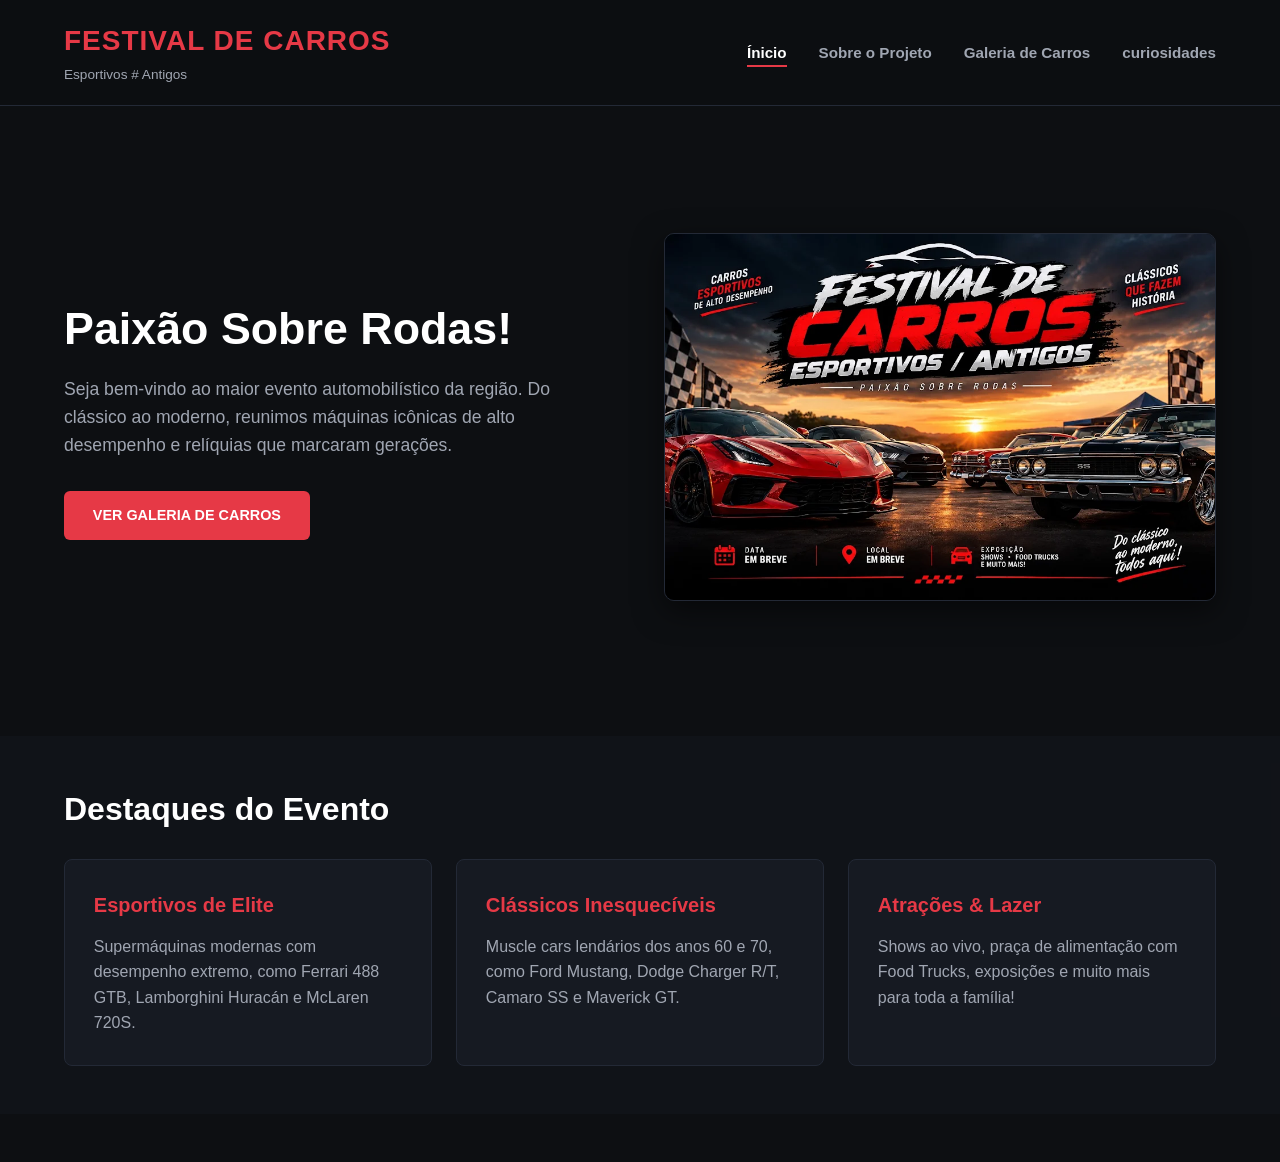
<file: index.html>
<!DOCTYPE html>
<html lang="en">
<head>
    <meta charset="UTF-8">
    <meta name="viewport" content="width=device-width, initial-scale=1.0">
    <title>Festival de Carros</title>
    <link rel="stylesheet" href="style.css">
</head>
<body>
   <header>
        <div class="logo"> 
          <h1>Festival de Carros</h1>  
          <p>Esportivos # Antigos</p>
        </div>
        <nav>
            <ul>
                <li><a href="index.html" class="active">Ínicio</a></li>
                <li><a href="sobre.html">Sobre o Projeto</a></li>
                <li><a href="galeria.html">Galeria de Carros</a></li>
                <li><a href="curiosidades.html">curiosidades</a></li>
            </ul>
        </nav>
   </header> 

   <main>
     <section class="hero-section">
           <div class="hero-content">
             <h2>Paixão Sobre Rodas!</h2>
              <p>Seja bem-vindo ao maior evento automobilístico da região. Do clássico ao moderno,
                reunimos máquinas icônicas de alto desempenho e relíquias que marcaram gerações.</p>
               <a href="galeria.html" class="btn">Ver Galeria de Carros</a>
           </div>
            <div class="hero-image">
               <img src="unnamed (7).jpg" alt="Cartaz Oficial do Festival de Carros">
            </div>
     </section>
         
     <section class="highlights-section">
        <h2>Destaques do Evento</h2>
           <div class="card-container">
             <div class="card">
               <h3>Esportivos de Elite</h3>
                <p>Supermáquinas modernas com desempenho extremo, como Ferrari 488 GTB, Lamborghini Huracán e McLaren 720S.</p>     
            </div>
          <div class="card">
              <h3>Clássicos Inesquecíveis</h3>
              <p>Muscle cars lendários dos anos 60 e 70, como Ford Mustang, Dodge Charger R/T, Camaro SS e Maverick GT.</p>
          </div>
         <div class="card">
            <h3>Atrações & Lazer</h3>
            <p>Shows ao vivo, praça de alimentação com Food Trucks, exposições e muito mais para toda a família!</p>
          </div>
        </div>
   </section>
 </main>
</body>
</html>
</file>
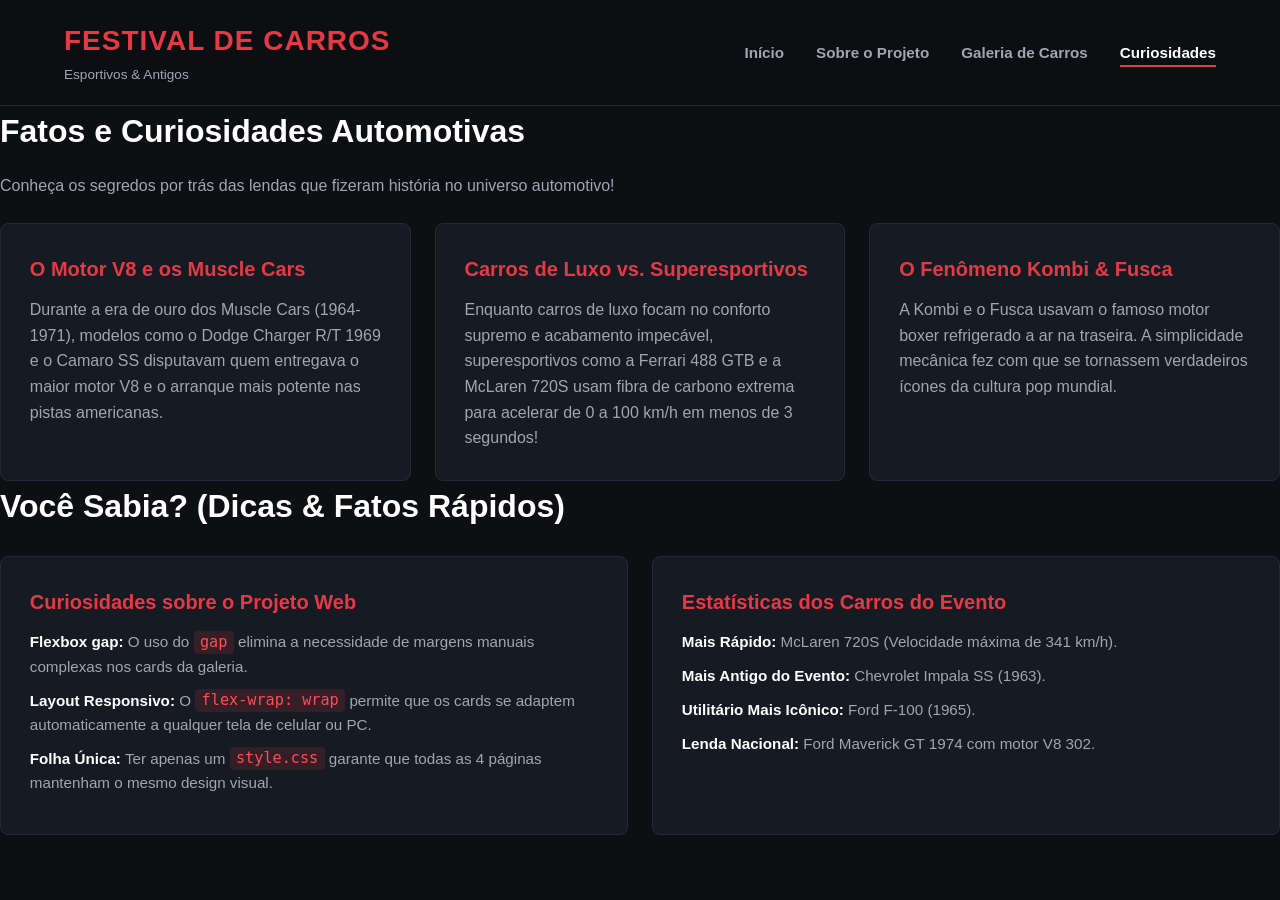
<file: curiosidades.html>
<!DOCTYPE html>
<html lang="pt-BR">
<head>
    <meta charset="UTF-8">
    <meta name="viewport" content="width=device-width, initial-scale=1.0">
    <title>Festival de Carros - Curiosidades</title>
    <link rel="stylesheet" href="style.css">
</head>
<body>
    <header>
        <div class="logo">
            <h1>Festival de Carros</h1>
            <p>Esportivos &amp; Antigos</p>
        </div>
        <nav>
            <ul>
                <li><a href="index.html">Início</a></li>
                <li><a href="sobre.html">Sobre o Projeto</a></li>
                <li><a href="galeria.html">Galeria de Carros</a></li>
                <li><a href="curiosidades.html" class="active">Curiosidades</a></li>
            </ul>
        </nav>
    </header>

    <main>
        <section class="curiosities-section">
            <h2>Fatos e Curiosidades Automotivas</h2>
            <p>Conheça os segredos por trás das lendas que fizeram história no universo automotivo!</p>
            
            <div class="card-container">
                <div class="card">
                    <h3>O Motor V8 e os Muscle Cars</h3>
                    <p>Durante a era de ouro dos Muscle Cars (1964-1971), modelos como o Dodge Charger R/T 1969 e o Camaro SS disputavam quem entregava o maior motor V8 e o arranque mais potente nas pistas americanas.</p>
                </div>

                <div class="card">
                    <h3>Carros de Luxo vs. Superesportivos</h3>
                    <p>Enquanto carros de luxo focam no conforto supremo e acabamento impecável, superesportivos como a Ferrari 488 GTB e a McLaren 720S usam fibra de carbono extrema para acelerar de 0 a 100 km/h em menos de 3 segundos!</p>
                </div>

                <div class="card">
                    <h3>O Fenômeno Kombi &amp; Fusca</h3>
                    <p>A Kombi e o Fusca usavam o famoso motor boxer refrigerado a ar na traseira. A simplicidade mecânica fez com que se tornassem verdadeiros ícones da cultura pop mundial.</p>
                </div>
            </div>
        </section>

        <section class="quiz-facts-section">
            <h2>Você Sabia? (Dicas &amp; Fatos Rápidos)</h2>
            <div class="info-box-container">
                <div class="info-box">
                    <h3>Curiosidades sobre o Projeto Web</h3>
                    <ul>
                        <li><strong>Flexbox gap:</strong> O uso do <code>gap</code> elimina a necessidade de margens manuais complexas nos cards da galeria.</li>
                        <li><strong>Layout Responsivo:</strong> O <code>flex-wrap: wrap</code> permite que os cards se adaptem automaticamente a qualquer tela de celular ou PC.</li>
                        <li><strong>Folha Única:</strong> Ter apenas um <code>style.css</code> garante que todas as 4 páginas mantenham o mesmo design visual.</li>
                    </ul>
                </div>

                <div class="info-box">
                    <h3>Estatísticas dos Carros do Evento</h3>
                    <ul>
                        <li><strong>Mais Rápido:</strong> McLaren 720S (Velocidade máxima de 341 km/h).</li>
                        <li><strong>Mais Antigo do Evento:</strong> Chevrolet Impala SS (1963).</li>
                        <li><strong>Utilitário Mais Icônico:</strong> Ford F-100 (1965).</li>
                        <li><strong>Lenda Nacional:</strong> Ford Maverick GT 1974 com motor V8 302.</li>
                    </ul>
                </div>
            </div>
        </section>
    </main>
</file>
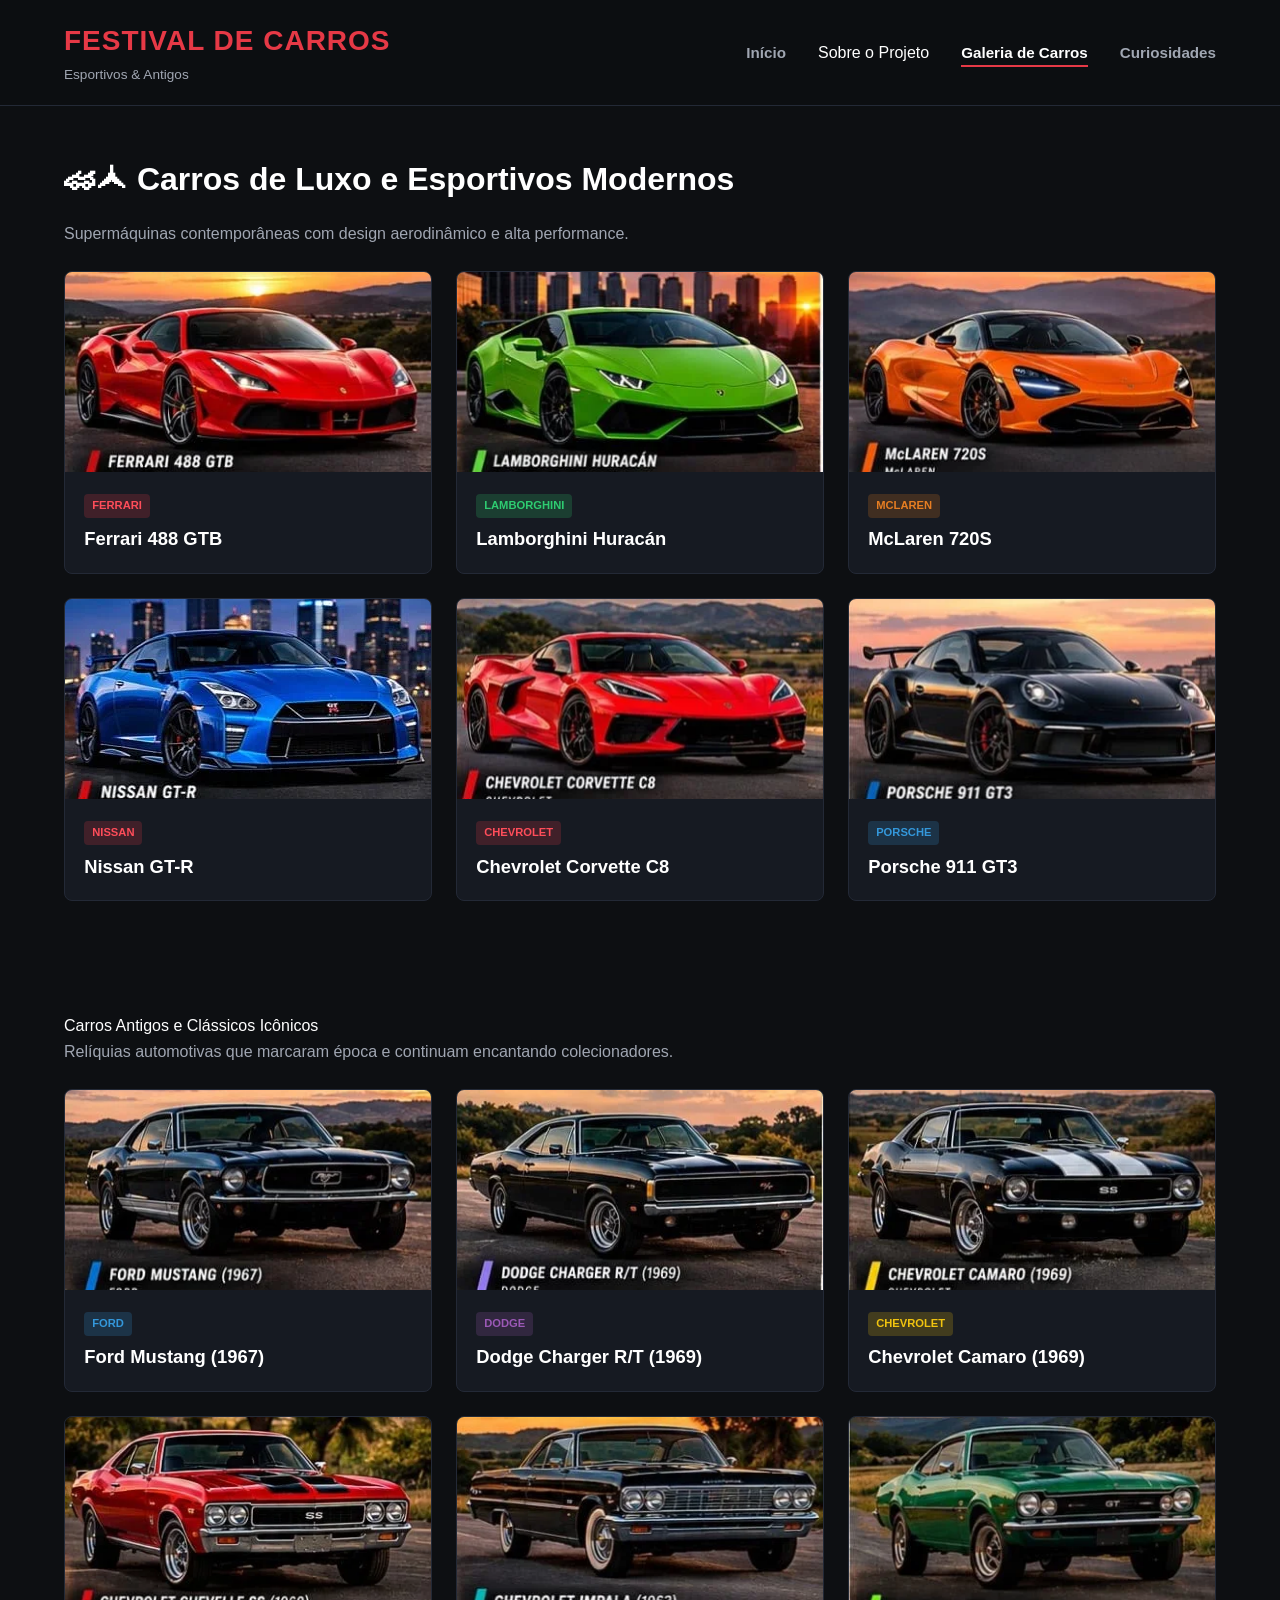
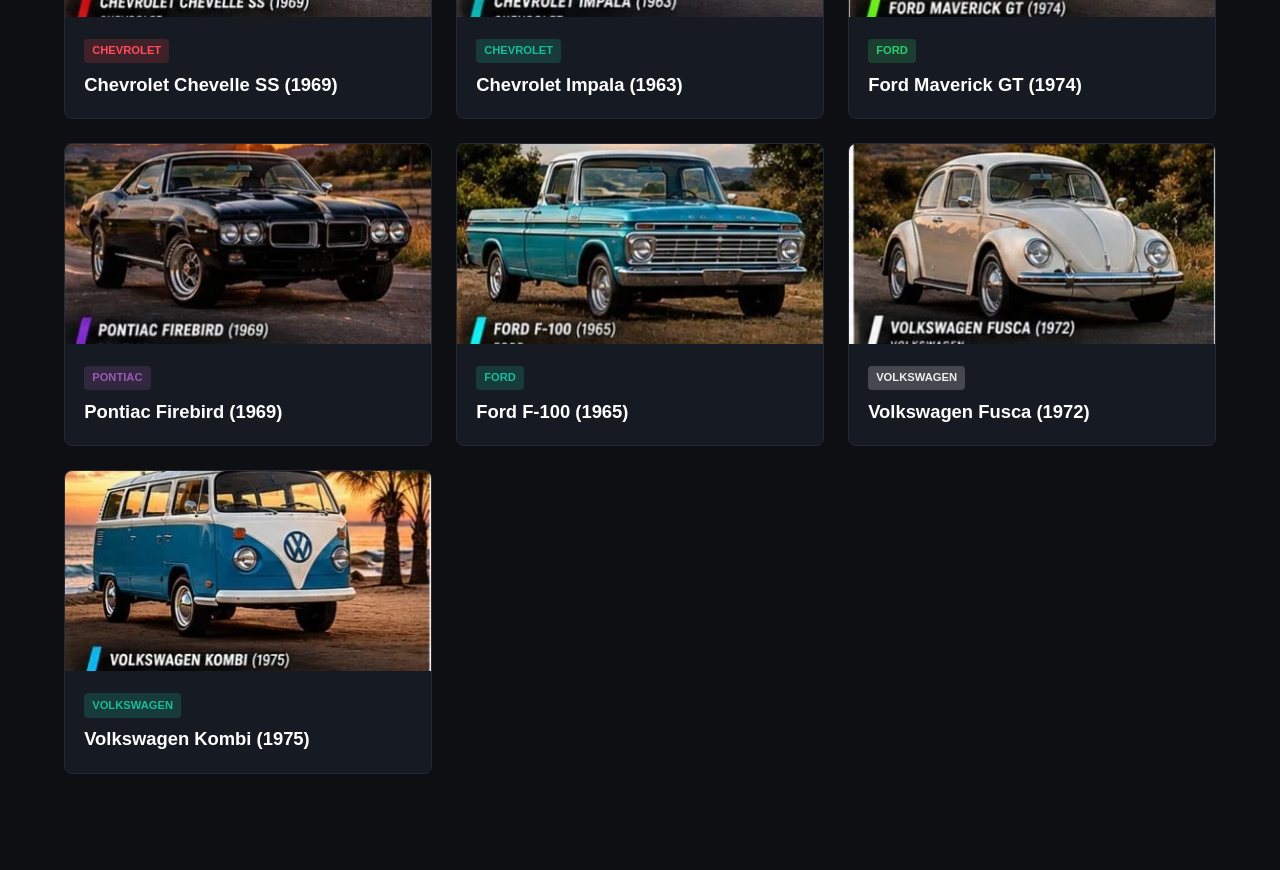
<file: galeria.html>
<!DOCTYPE html>
<html lang="en">
<head>
    <meta charset="UTF-8">
    <meta name="viewport" content="width=device-width, initial-scale=1.0">
    <title>Festival de Carros - Galeria</title>
    <link rel="stylesheet" href="style.css">
</head>
<body>
  <header>
          <div class="logo">
            <h1>Festival de Carros</h1>
            <p>Esportivos & Antigos</p>
          </div>
      <nav>
           <ul>
               <li><a href="index.html">Início</a></li>
               <li><a href="sobre.html"></a>Sobre o Projeto</li>
               <li><a href="galeria.html" class="active">Galeria de Carros</a></li>
               <li><a href="curiosidades.html">Curiosidades</a></li>
           </ul>
      </nav>
  </header>

   <main>
      <!-- SEÇÃO 1: CARROS DE LUXO E ESPORTIVOS MODERNOS -->
      <section class="gallery-category">
          <h2>🏎‍🟀 Carros de Luxo e Esportivos Modernos</h2>
          <p class="section-desc">Supermáquinas contemporâneas com design aerodinâmico e alta performance.</p>
          
          <div class="gallery-grid">
              <div class="car-card luxury">
                  <img src="unnamed (12).jpg" alt="Ferrari 488 GTB">
                  <div class="car-info">
                      <span class="tag red">Ferrari</span>
                      <h3>Ferrari 488 GTB</h3>
                  </div>
              </div>

              <div class="car-card luxury">
                  <img src="unnamed (2).jpg" alt="Lamborghini Huracán">
                  <div class="car-info">
                      <span class="tag green">Lamborghini</span>
                      <h3>Lamborghini Huracán</h3>
                  </div>
              </div>

              <div class="car-card luxury">
                  <img src="unnamed (15).jpg" alt="McLaren 720S">
                  <div class="car-info">
                      <span class="tag orange">McLaren</span>
                      <h3>McLaren 720S</h3>
                  </div>
              </div>

              <div class="car-card luxury">
                  <img src="unnamed (16).jpg" alt="Nissan GT-R">
                  <div class="car-info">
                      <span class="tag red">Nissan</span>
                      <h3>Nissan GT-R</h3>
                  </div>
              </div>

              <div class="car-card luxury">
                  <img src="unnamed (1).jpg" alt="Chevrolet Corvette C8">
                  <div class="car-info">
                      <span class="tag red">Chevrolet</span>
                      <h3>Chevrolet Corvette C8</h3>
                  </div>
              </div>

              <div class="car-card luxury">
                  <img src="unnamed.jpg" alt="Porsche 911 GT3">
                  <div class="car-info">
                      <span class="tag blue">Porsche</span>
                      <h3>Porsche 911 GT3</h3>
                  </div>
              </div>
          </div>
      </section>

      <!-- SEÇÃO 2: CARROS ANTIGOS E CLÁSSICOS -->
      <section class="gallery-category">
          <h2></h2> Carros Antigos e Clássicos Icônicos</h2>
          <p class="section-desc">Relíquias automotivas que marcaram época e continuam encantando colecionadores.</p>

          <div class="gallery-grid">
              <div class="car-card classic">
                  <img src="unnamed (14).jpg" alt="Ford Mustang (1967)">
                  <div class="car-info">
                      <span class="tag blue">Ford</span>
                      <h3>Ford Mustang (1967)</h3>
                  </div>
              </div>

              <div class="car-card classic">
                  <img src="unnamed (6).jpg" alt="Dodge Charger R/T (1969)">
                  <div class="car-info">
                      <span class="tag purple">Dodge</span>
                      <h3>Dodge Charger R/T (1969)</h3>
                  </div>
              </div>

              <div class="car-card classic">
                  <img src="unnamed (5).jpg" alt="Chevrolet Camaro (1969)">
                  <div class="car-info">
                      <span class="tag yellow">Chevrolet</span>
                      <h3>Chevrolet Camaro (1969)</h3>
                  </div>
              </div>

              <div class="car-card classic">
                  <img src="unnamed (8).jpg" alt="Chevrolet Chevelle SS (1969)">
                  <div class="car-info">
                      <span class="tag red">Chevrolet</span>
                      <h3>Chevrolet Chevelle SS (1969)</h3>
                  </div>
              </div>

              <div class="car-card classic">
                  <img src="unnamed (3).jpg" alt="Chevrolet Impala (1963)">
                  <div class="car-info">
                      <span class="tag cyan">Chevrolet</span>
                      <h3>Chevrolet Impala (1963)</h3>
                  </div>
              </div>

              <div class="car-card classic">
                  <img src="unnamed (13).jpg" alt="Ford Maverick GT (1974)">
                  <div class="car-info">
                      <span class="tag green">Ford</span>
                      <h3>Ford Maverick GT (1974)</h3>
                  </div>
              </div>

              <div class="car-card classic">
                  <img src="unnamed (4).jpg" alt="Pontiac Firebird (1969)">
                  <div class="car-info">
                      <span class="tag purple">Pontiac</span>
                      <h3>Pontiac Firebird (1969)</h3>
                  </div>
              </div>

              <div class="car-card classic">
                  <img src="unnamed (9).jpg" alt="Ford F-100 (1965)">
                  <div class="car-info">
                      <span class="tag cyan">Ford</span>
                      <h3>Ford F-100 (1965)</h3>
                  </div>
              </div>

              <div class="car-card classic">
                  <img src="unnamed (11).jpg" alt="Volkswagen Fusca (1972)">
                  <div class="car-info">
                      <span class="tag white">Volkswagen</span>
                      <h3>Volkswagen Fusca (1972)</h3>
                  </div>
              </div>

              <div class="car-card classic">
                  <img src="unnamed (10).jpg" alt="Volkswagen Kombi (1975)">
                  <div class="car-info">
                      <span class="tag cyan">Volkswagen</span>
                      <h3>Volkswagen Kombi (1975)</h3>
                  </div>
              </div>
          </div>
      </section>
  </main>
</file>
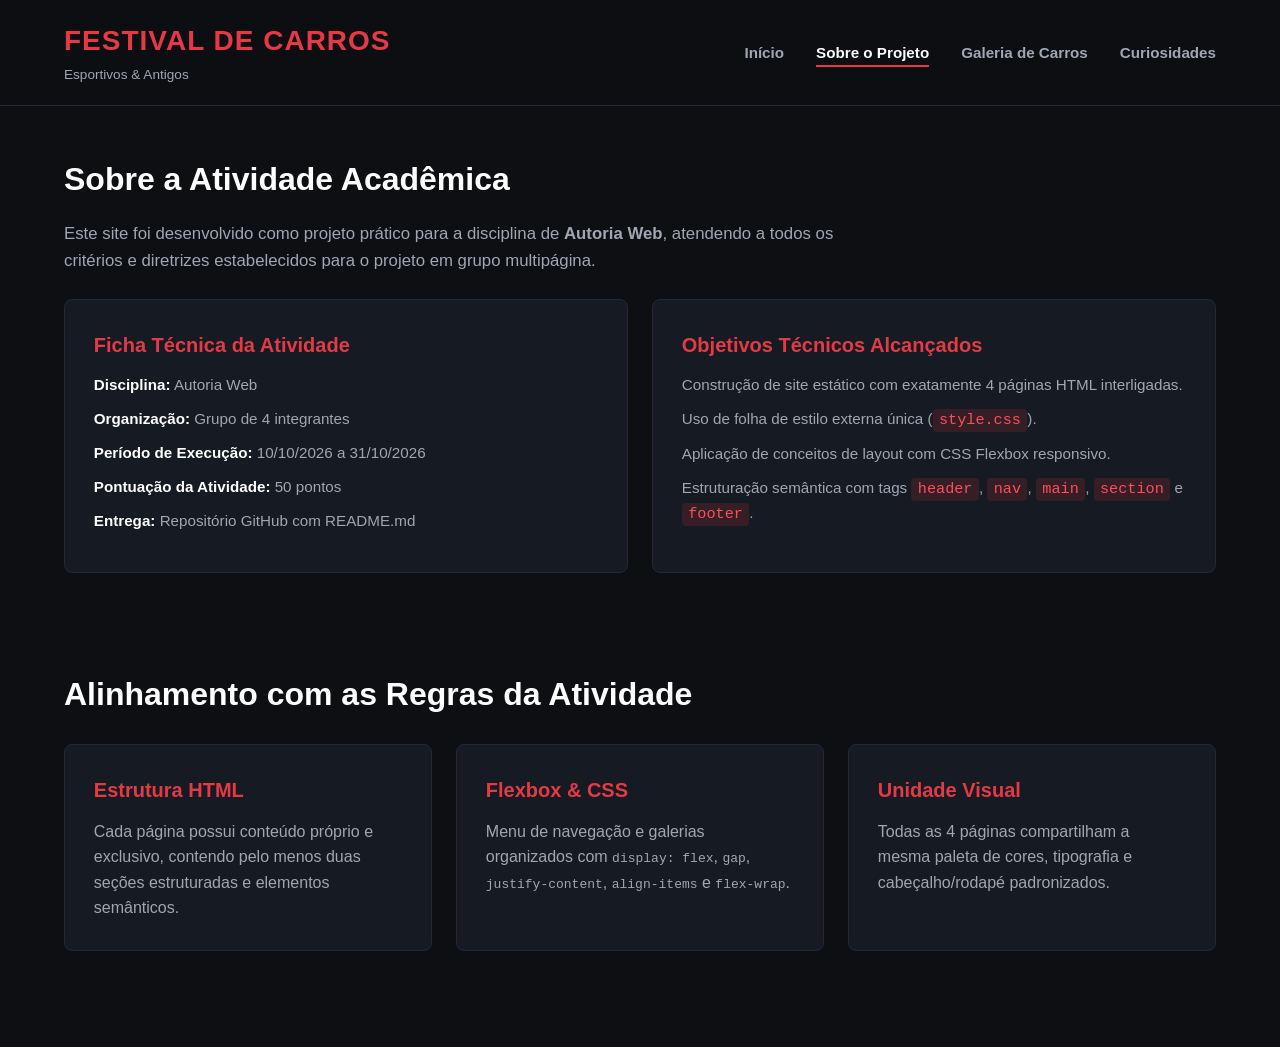
<file: sobre.html>
<!DOCTYPE html>
<html lang="pt-BR">
<head>
    <meta charset="UTF-8">
    <meta name="viewport" content="width=device-width, initial-scale=1.0">
    <title>Festival de Carros - Sobre o Projeto</title>
    <link rel="stylesheet" href="style.css">
</head>
<body>
    <header>
        <div class="logo">
            <h1>Festival de Carros</h1>
            <p>Esportivos &amp; Antigos</p>
        </div>
        <nav>
            <ul>
                <li><a href="index.html">Início</a></li>
                <li><a href="sobre.html" class="active">Sobre o Projeto</a></li>
                <li><a href="galeria.html">Galeria de Carros</a></li>
                <li><a href="curiosidades.html">Curiosidades</a></li>
            </ul>
        </nav>
    </header>

    <main>
        <section class="about-section">
            <h2>Sobre a Atividade Acadêmica</h2>
            <p>Este site foi desenvolvido como projeto prático para a disciplina de <strong>Autoria Web</strong>, atendendo a todos os critérios e diretrizes estabelecidos para o projeto em grupo multipágina.</p>
            
            <div class="info-box-container">
                <div class="info-box">
                    <h3>Ficha Técnica da Atividade</h3>
                    <ul>
                        <li><strong>Disciplina:</strong> Autoria Web</li>
                        <li><strong>Organização:</strong> Grupo de 4 integrantes</li>
                        <li><strong>Período de Execução:</strong> 10/10/2026 a 31/10/2026</li>
                        <li><strong>Pontuação da Atividade:</strong> 50 pontos</li>
                        <li><strong>Entrega:</strong> Repositório GitHub com README.md</li>
                    </ul>
                </div>
                
                <div class="info-box">
                    <h3>Objetivos Técnicos Alcançados</h3>
                    <ul>
                        <li>Construção de site estático com exatamente 4 páginas HTML interligadas.</li>
                        <li>Uso de folha de estilo externa única (<code>style.css</code>).</li>
                        <li>Aplicação de conceitos de layout com CSS Flexbox responsivo.</li>
                        <li>Estruturação semântica com tags <code>header</code>, <code>nav</code>, <code>main</code>, <code>section</code> e <code>footer</code>.</li>
                    </ul>
                </div>
            </div>
        </section>

        <section class="requirements-section">
            <h2>Alinhamento com as Regras da Atividade</h2>
            <div class="card-container">
                <div class="card">
                    <h3>Estrutura HTML</h3>
                    <p>Cada página possui conteúdo próprio e exclusivo, contendo pelo menos duas seções estruturadas e elementos semânticos.</p>
                </div>
                <div class="card">
                    <h3>Flexbox &amp; CSS</h3>
                    <p>Menu de navegação e galerias organizados com <code>display: flex</code>, <code>gap</code>, <code>justify-content</code>, <code>align-items</code> e <code>flex-wrap</code>.</p>
                </div>
                <div class="card">
                    <h3>Unidade Visual</h3>
                    <p>Todas as 4 páginas compartilham a mesma paleta de cores, tipografia e cabeçalho/rodapé padronizados.</p>
                </div>
            </div>
        </section>
    </main>
</file>
<file: style.css>
/* ==========================================================================
   1. VARIÁVEIS, RESET E CONFIGURAÇÕES GERAIS
   ========================================================================== */
:root {
  --bg-dark: #0d0f12;
  --bg-card: #161a22;
  --bg-card-hover: #1f2430;
  --accent-red: #e63946;
  --accent-red-hover: #ff4d5a;
  --text-main: #ffffff;
  --text-muted: #a0a6b2;
  --border-color: #232936;
  --font-family: 'Segoe UI', Tahoma, Geneva, Verdana, sans-serif;
  --transition: all 0.3s ease;
}

/* Seletores globais de elemento */
* {
  margin: 0;
  padding: 0;
  box-sizing: border-box;
}

body {
  background-color: var(--bg-dark);
  color: var(--text-main);
  font-family: var(--font-family);
  line-height: 1.6;
  display: flex;
  flex-direction: column;
  min-height: 100vh;
}

main {
  flex: 1;
  padding-bottom: 3rem;
}

h1, h2, h3 {
  color: var(--text-main);
}

h2 {
  font-size: 2rem;
  margin-bottom: 1rem;
}

p {
  color: var(--text-muted);
}

header {
  background-color: rgba(13, 15, 18, 0.95);
  border-bottom: 1px solid var(--border-color);
  padding: 1.2rem 5%;
  display: flex;
  justify-content: space-between;
  align-items: center;
  position: sticky;
  top: 0;
  z-index: 1000;
  backdrop-filter: blur(10px);
}

.logo h1 {
  font-size: 1.75rem;
  color: var(--accent-red);
  text-transform: uppercase;
  letter-spacing: 1px;
}

.logo p {
  font-size: 0.85rem;
  color: var(--text-muted);
  font-weight: 500;
}

nav ul {
  display: flex;
  justify-content: flex-end;
  align-items: center;
  gap: 2rem;
  list-style: none;
}

nav a {
  color: var(--text-muted);
  text-decoration: none;
  font-weight: 600;
  font-size: 0.95rem;
  transition: var(--transition);
  position: relative;
  padding-bottom: 6px;
}

nav a:hover,
nav a.active {
  color: var(--text-main);
}

nav a.active::after,
nav a:hover::after {
  content: '';
  position: absolute;
  bottom: 0;
  left: 0;
  width: 100%;
  height: 2px;
  background-color: var(--accent-red);
}

.hero-section {
  display: flex;
  flex-wrap: wrap;
  justify-content: space-between;
  align-items: center;
  gap: 3rem;
  padding: 4rem 5%;
  min-height: 70vh;
}

.hero-content {
  flex: 1 1 400px;
}

.hero-content h2 {
  font-size: 2.8rem;
  line-height: 1.2;
  margin-bottom: 1.2rem;
}

.hero-content p {
  font-size: 1.1rem;
  margin-bottom: 2rem;
}

.hero-image {
  flex: 1 1 400px;
}

.hero-image img {
  width: 100%;
  max-height: 420px;
  object-fit: cover;
  border-radius: 10px;
  border: 1px solid var(--border-color);
  box-shadow: 0 10px 30px rgba(0, 0, 0, 0.5);
}

.btn {
  display: inline-block;
  background-color: var(--accent-red);
  color: var(--text-main);
  padding: 0.8rem 1.8rem;
  border-radius: 6px;
  text-decoration: none;
  font-weight: 700;
  text-transform: uppercase;
  font-size: 0.9rem;
  transition: var(--transition);
}

.btn:hover {
  background-color: var(--accent-red-hover);
  transform: translateY(-2px);
  box-shadow: 0 5px 15px rgba(230, 57, 70, 0.4);
}

.highlights-section {
  padding: 3rem 5%;
  background-color: rgba(22, 26, 34, 0.4);
}

.card-container,
.info-box-container {
  display: flex;
  flex-wrap: wrap;
  justify-content: center;
  gap: 1.5rem;
  margin-top: 1.5rem;
}

.card,
.info-box {
  flex: 1 1 280px;
  background-color: var(--bg-card);
  padding: 1.8rem;
  border-radius: 8px;
  border: 1px solid var(--border-color);
  transition: var(--transition);
}

.card:hover,
.info-box:hover {
  transform: translateY(-4px);
  border-color: var(--accent-red);
  background-color: var(--bg-card-hover);
}

.card h3,
.info-box h3 {
  font-size: 1.25rem;
  color: var(--accent-red);
  margin-bottom: 0.8rem;
}

.info-box ul {
  list-style: none;
}

.info-box li {
  color: var(--text-muted);
  font-size: 0.95rem;
  margin-bottom: 0.6rem;
}

.info-box li strong {
  color: var(--text-main);
}

.info-box code {
  background-color: rgba(230, 57, 70, 0.15);
  color: var(--accent-red-hover);
  padding: 0.15rem 0.4rem;
  border-radius: 4px;
  font-family: monospace;
}
/*galeria**/
.gallery-category {
  padding: 3rem 5%;
}

.section-desc {
  margin-bottom: 1.5rem;
}

.gallery-grid {
  display: flex;
  flex-wrap: wrap;
  justify-content: flex-start;
  gap: 1.5rem;
}

.car-card {
  flex: 1 1 280px;
  max-width: calc(33.333% - 1rem);
  background-color: var(--bg-card);
  border-radius: 8px;
  overflow: hidden;
  border: 1px solid var(--border-color);
  transition: var(--transition);
}

.car-card:hover {
  transform: translateY(-5px);
  box-shadow: 0 8px 20px rgba(0, 0, 0, 0.6);
  border-color: var(--accent-red);
}

.car-card img {
  width: 100%;
  height: 200px;
  object-fit: cover;
  display: block;
}

.car-info {
  padding: 1.2rem;
}

.car-info h3 {
  font-size: 1.15rem;
  margin-top: 0.4rem;
}

/* Tags coloridas das marcas */
.tag {
  display: inline-block;
  font-size: 0.7rem;
  font-weight: 700;
  text-transform: uppercase;
  padding: 0.2rem 0.5rem;
  border-radius: 4px;
}

.tag.red    { background-color: rgba(230, 57, 70, 0.2); color: #ff4d5a; }
.tag.green  { background-color: rgba(46, 204, 113, 0.2); color: #2ecc71; }
.tag.orange { background-color: rgba(230, 126, 34, 0.2); color: #e67e22; }
.tag.blue   { background-color: rgba(52, 152, 219, 0.2); color: #3498db; }
.tag.purple { background-color: rgba(155, 89, 182, 0.2); color: #9b59b6; }
.tag.yellow { background-color: rgba(241, 196, 15, 0.2); color: #f1c40f; }
.tag.cyan   { background-color: rgba(26, 188, 156, 0.2); color: #1abc9c; }
.tag.white  { background-color: rgba(255, 255, 255, 0.2); color: #ecf0f1; }

/*  PÁGINA SOBRE O PROJETO*/
.about-section,
.requirements-section {
  padding: 3rem 5%;
}

.about-section > p {
  max-width: 800px;
  font-size: 1.05rem;
}
/**rodapé**/
footer {
  background-color: rgba(13, 15, 18, 0.95);
  border-top: 1px solid var(--border-color);
  padding: 1.5rem 5%;
  text-align: center;
  font-size: 0.9rem;
  color: var(--text-muted);
}
/* ==========================================================================
   8. RESPONSIVIDADE (VERIFICAÇÃO VISUAL EM DIFERENTES LARGURAS DE TELA)
   ========================================================================== */
/* Ajuste para Tablets / Telas Médias */
@media (max-width: 900px) {
  .car-card {
    max-width: calc(50% - 0.75rem);
  }
}

/* Ajuste para Telemóveis / Telas Pequenas */
@media (max-width: 768px) {
  header {
    flex-direction: column;
    justify-content: center;
    gap: 1rem;
    text-align: center;
  }

  nav ul {
    justify-content: center;
    flex-wrap: wrap;
    gap: 1rem;
  }

  .hero-section {
    padding: 2rem 5%;
    text-align: center;
  }

  .hero-content h2 {
    font-size: 2.2rem;
  }

  .car-card {
    max-width: 100%;
  }
}
</file>
